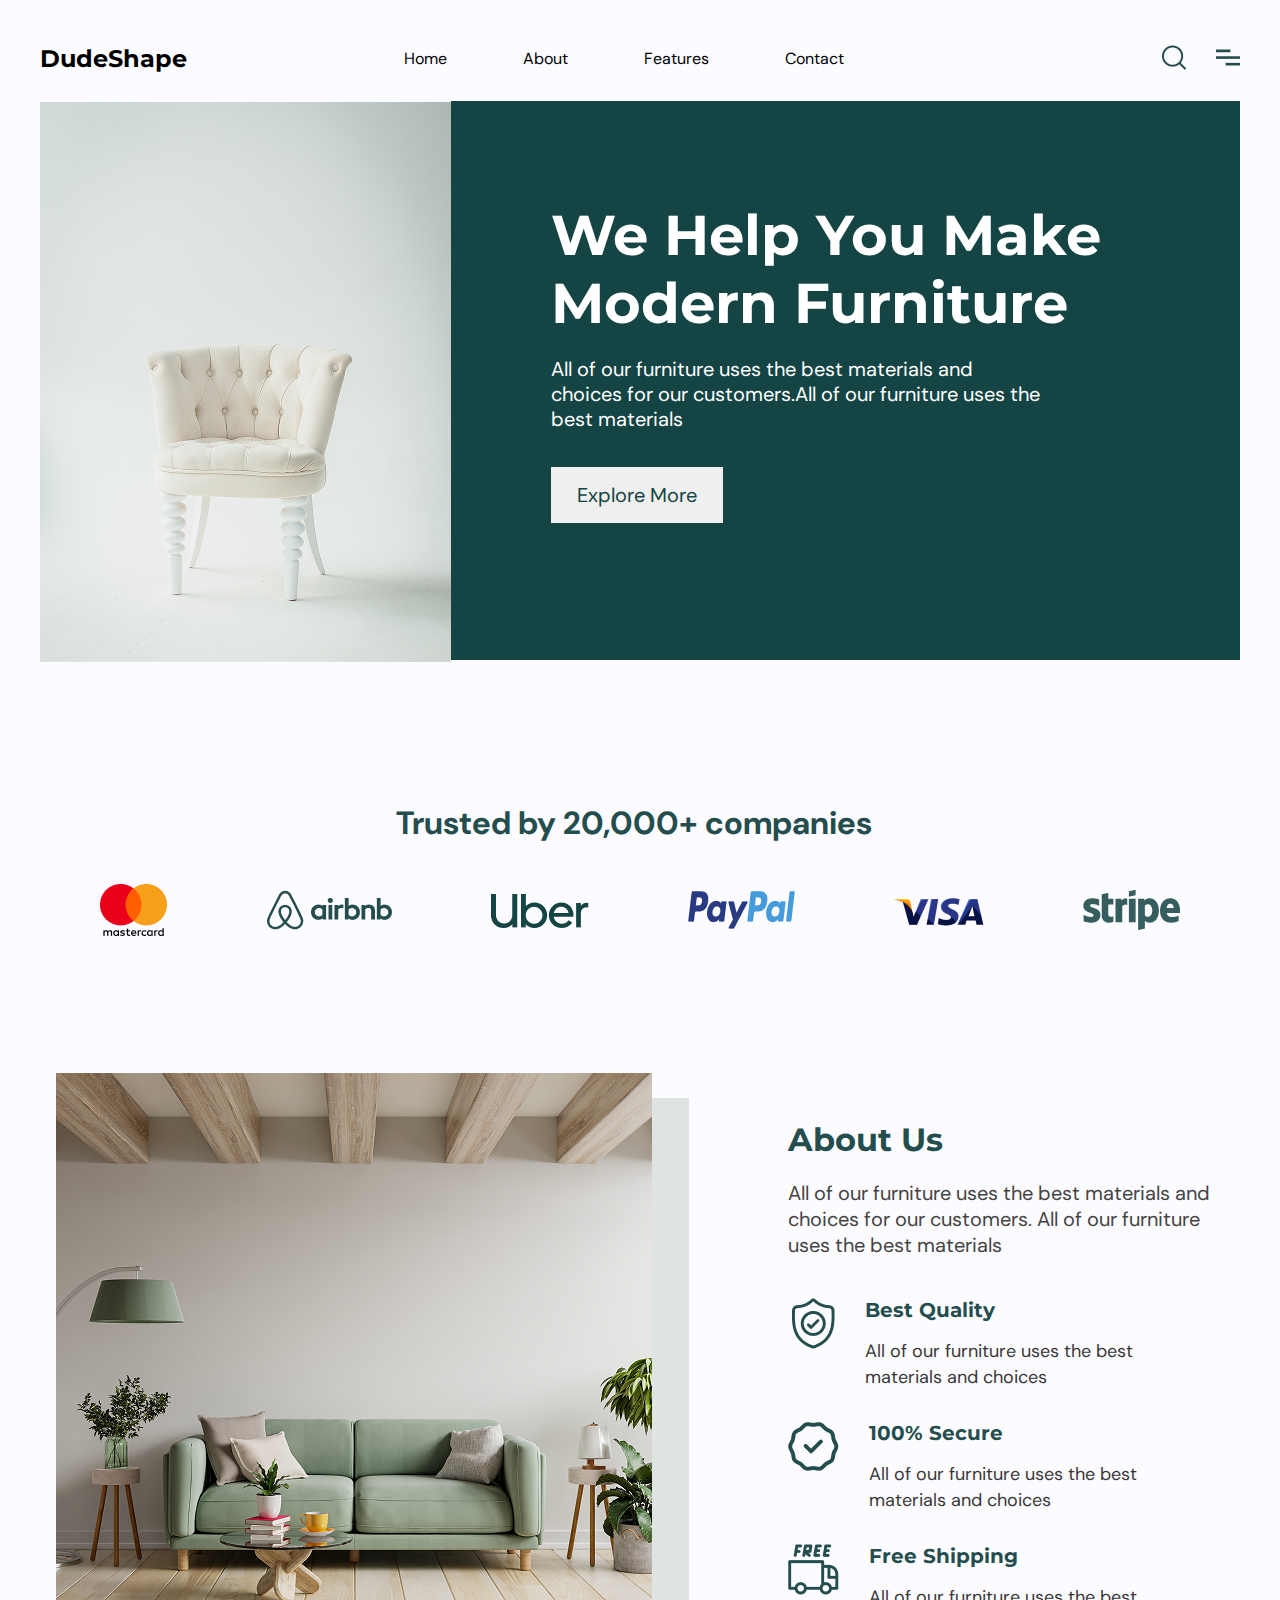
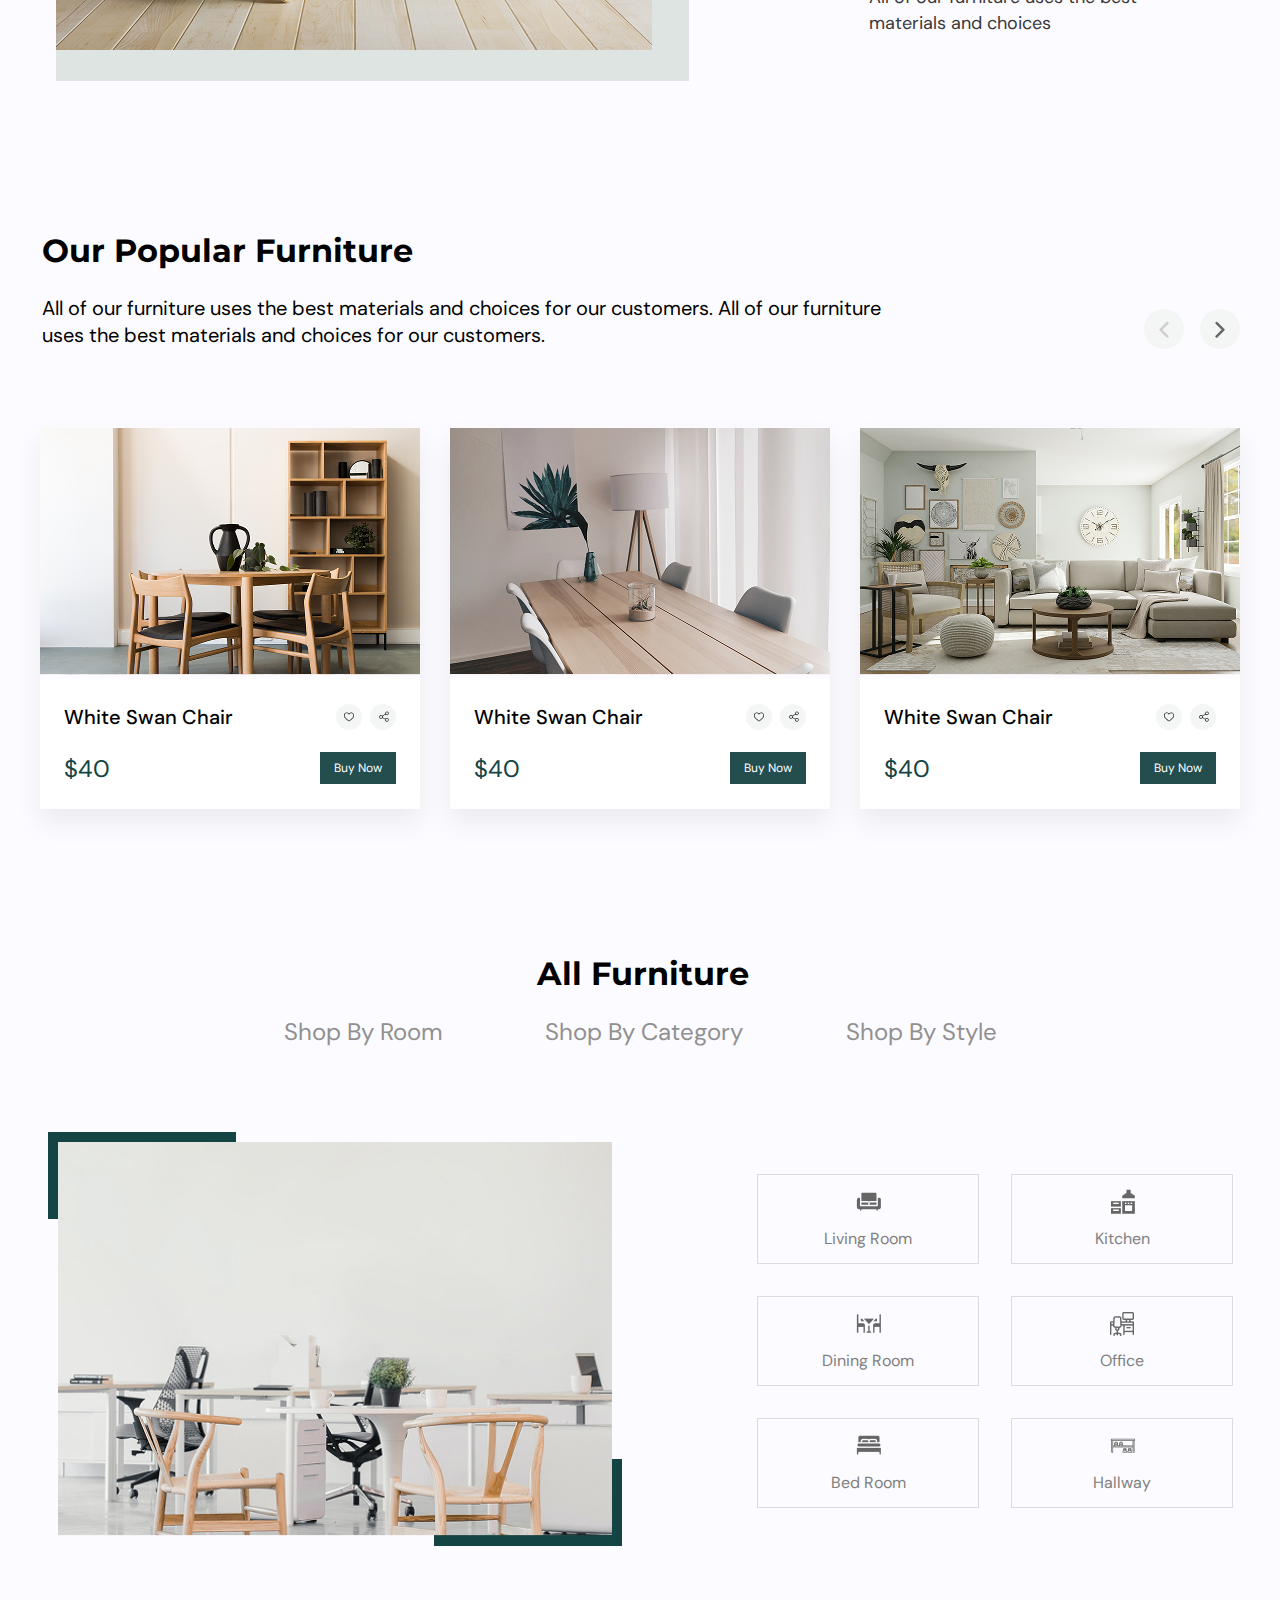
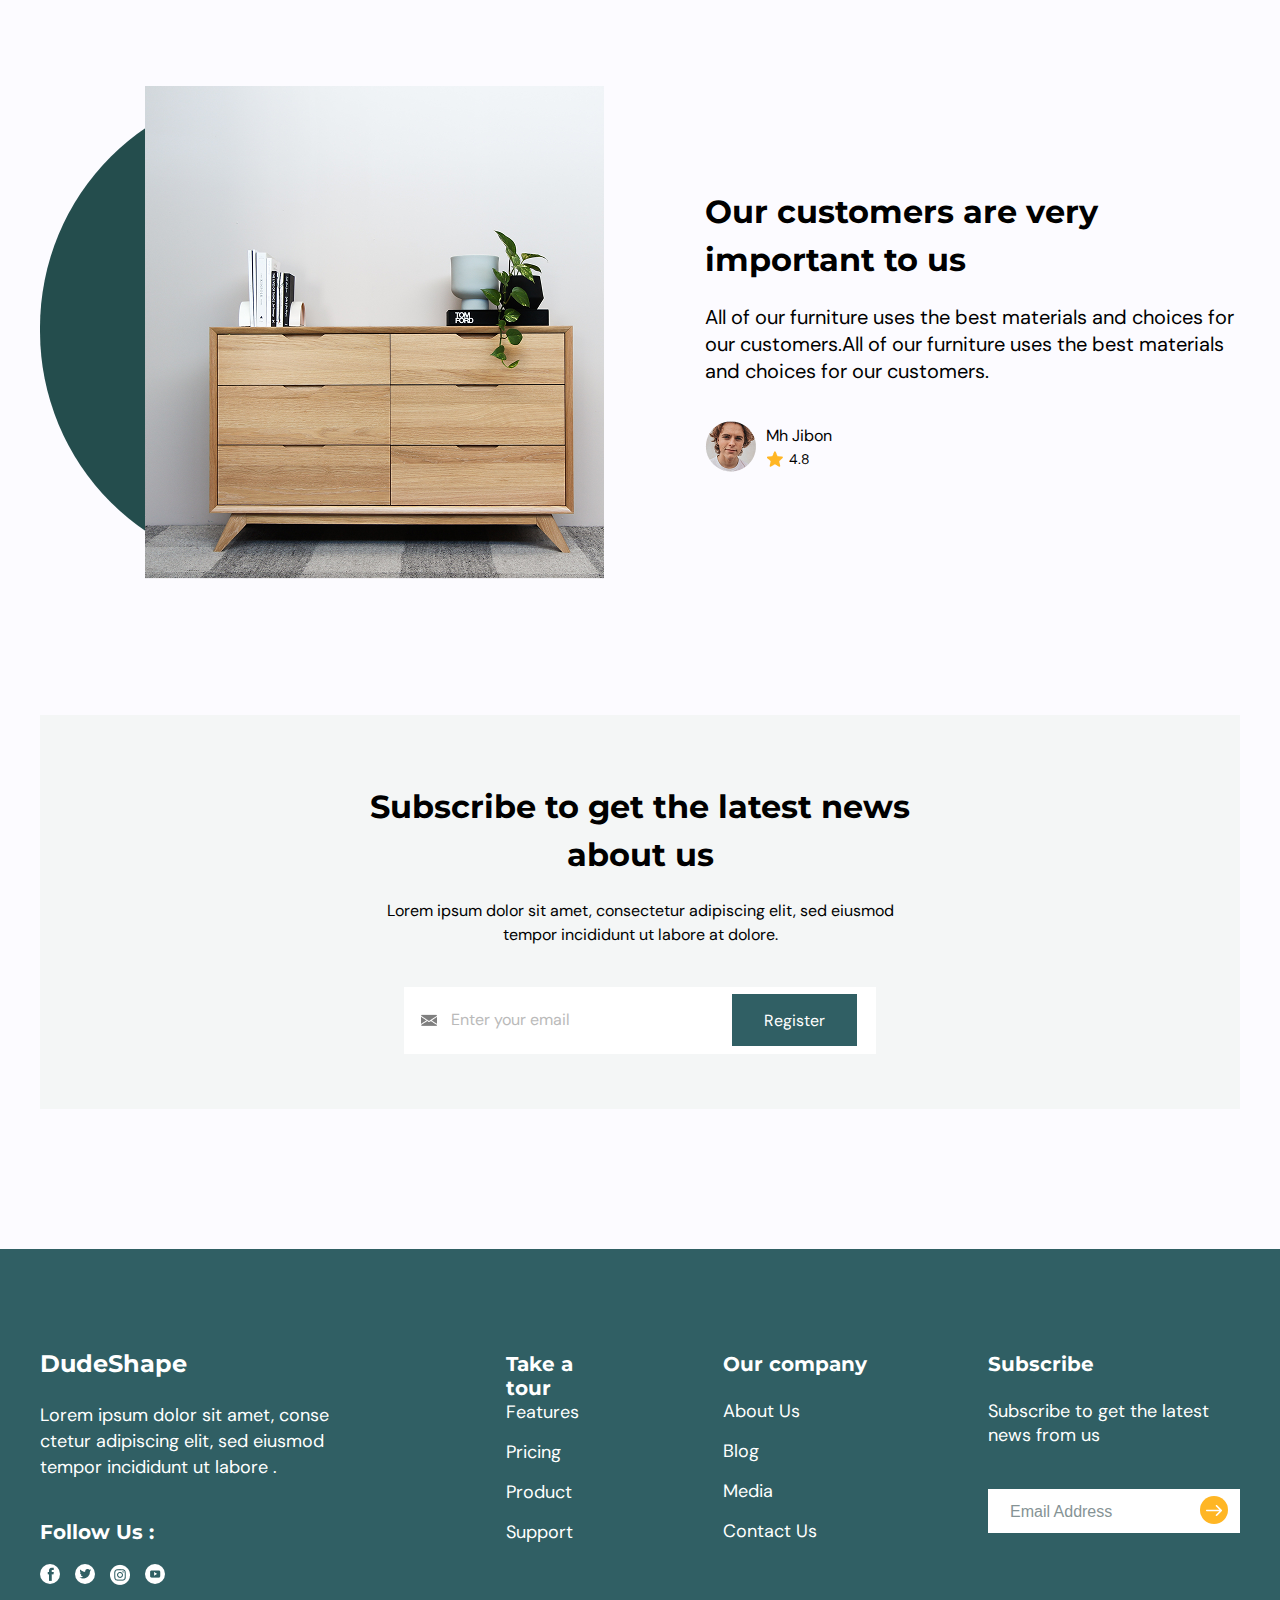
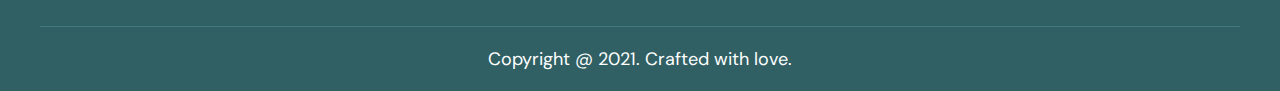
<file: index.html>
<!DOCTYPE html>
<html lang="en">
<head>
    <meta charset="UTF-8">
    <meta name="viewport" content="width=device-width, initial-scale=1.0">
    <link rel="preconnect" href="https://fonts.googleapis.com">
    <link rel="preconnect" href="https://fonts.gstatic.com" crossorigin>
    <link href="https://fonts.googleapis.com/css2?family=Montserrat:ital,wght@0,100..900;1,100..900&family=Open+Sans:ital,wght@0,300..800;1,300..800&family=Roboto:ital,wght@0,100..900;1,100..900&family=Rubik:ital,wght@0,300..900;1,300..900&display=swap" rel="stylesheet">
    <link rel="preconnect" href="https://fonts.googleapis.com">
    <link rel="preconnect" href="https://fonts.gstatic.com" crossorigin>
    <link href="https://fonts.googleapis.com/css2?family=DM+Sans:ital,opsz,wght@0,9..40,100..1000;1,9..40,100..1000&family=Montserrat:ital,wght@0,100..900;1,100..900&family=Open+Sans:ital,wght@0,300..800;1,300..800&family=Roboto:ital,wght@0,100..900;1,100..900&family=Rubik:ital,wght@0,300..900;1,300..900&display=swap" rel="stylesheet">
    <link rel="stylesheet" href="css/styles.css">
    <title>DudeShape</title>
</head>
<body>
    <header class="header">
        <div class="header__container container">
            <div class="header__head">
                <b class="logo">DudeShape</b>
            <nav class="header__nav">
                <ul class="list">
                    <li class="list__item"><a href="404.html" class="list__link">Home</a></li>
                    <li class="list__item"><a href="404.html" class="list__link">About</a></li>
                    <li class="list__item"><a href="404.html" class="list__link">Features</a></li>
                    <li class="list__item"><a href="404.html" class="list__link">Contact</a></li>
                </ul>
            </nav>
            <div class="header__buttons">
                <button class="header__btn btn">
                    <img src="img/search.png" alt="search">
                </button>
                <button class="header__btn btn">
                    <img src="img/menu.png" alt="menu">
               </button>
            </div>
            </div>
        </div>
    </header>

    <section class="main">
        <div class="main__container container">
            <div class="main__main">
                <div class="main__img">
                    <img src="./img/main.png" alt="main">
                </div>
                <div class="main__content">
                    <h1>We Help You Make Modern Furniture</h1>
                    <p class="main__p">All of our furniture uses the best materials and choices for our customers.All of our furniture uses the best materials </p>
                    <button class="main__btn">Explore More</button>
                </div>
            </div>
        </div>
    </section>

    <section class="companies">
        <div class="companies__container container">
            <div class="companies__content">
                <h2 class="companies__h">Trusted by 20,000+ companies</h2>
                <div class="companies__pay">
                    <img class="companies__element" src="./img/mastercard.png" alt="mastercard">
                    <img class="companies__element" src="./img/airbnb.png" alt="airbnb">
                    <img class="companies__element" src="./img/uber.png" alt="uber">
                    <img class="companies__element" src="./img/paypal.png" alt="paypal">
                    <img class="companies__element" src="./img/visa.png" alt="visa">
                    <img class="companies__element" src="./img/stripe.png" alt="stripe">
                </div>
            </div>
        </div>
    </section>

    <section class="about">
        <div class="about__container container">
            <div class="about__content">
                <div class="about__img">
                    <img src="./img/about.png" alt="about">
                    <div class="about__bg"></div>
                </div>
                <div class="about__text">
                    <h2 class="about__h2">About Us</h2>
                    <p class="about__p1">All of our furniture uses the best materials and choices for our customers. All of our furniture uses the best materials </p>
                    <div class="about__item">
                        <img src="./img/quality.png" alt="quality">
                        <div class="about__text-content">
                            <h3>Best Quality</h3>
                            <p class="about__p2">All of our furniture uses the best materials and choices</p>
                        </div>
                    </div>
                    <div class="about__item">
                        <img src="./img/secure.png" alt="secure">
                        <div class="about__text-content">
                            <h3>100% Secure</h3>
                            <p class="about__p2">All of our furniture uses the best materials and choices</p>
                        </div>
                    </div>
                    <div class="about__item">
                        <img src="./img/free.png" alt="shipping">
                        <div class="about__text-content">
                            <h3>Free Shipping</h3>
                            <p class="about__p2">All of our furniture uses the best materials and choices</p>
                        </div>
                    </div>
                </div>
            </div>
        </div>
    </section>

    <section class="popular">
        <div class="popular__container container">
            <div class="popular__content">
                <h2 class="popular__h2">Our Popular Furniture</h2>
                <div class="popular__text">
                    <p class="popular__p">All of our furniture uses the best materials and choices for our customers. All of our furniture uses the best materials and choices for our customers.</p>
                    <div class="popular__buttons">
                        <button class="popular__btn btn btn_round">
                            <img src="./img/arrow_dis.png" alt="btn">
                        </button>
                        <button class="popular__btn btn btn_round">
                            <img src="./img/arrow_act.png" alt="btn">
                        </button>
                    </div>
                </div>
                <div class="popular__items">
                    <div class="card">
                        <img class="card__img" src="./img/chair1.png" alt="chair">
                        <div class="card__text">
                            <div class="card__text1">
                            <h3 class="card__h3">White Swan Chair</h3>
                            <div class="card__buttons">
                                <button class="card__btn btn btn_round">
                                    <img src="./img/like_b.png" alt="like">
                                </button>
                                <button class="card__btn btn btn_round">
                                    <img src="./img/share.png" alt="share">
                                </button>
                            </div>
                            </div>
                            <div class="card__text2">
                                <p class="card__p">$40</p>
                                <button class="card__button btn btn_dark">Buy Now</button>
                            </div>
                        </div>
                    </div>
                    <div class="card">
                        <img class="card__img" src="./img/chair2.png" alt="chair">
                        <div class="card__text">
                            <div class="card__text1">
                            <h3 class="card__h3">White Swan Chair</h3>
                            <div class="card__buttons">
                                <button class="card__btn btn btn_round">
                                    <img src="./img/like_b.png" alt="like">
                                </button>
                                <button class="card__btn btn btn_round">
                                    <img src="./img/share.png" alt="share">
                                </button>
                            </div>
                            </div>
                            <div class="card__text2">
                                <p class="card__p">$40</p>
                                <button class="card__button btn btn_dark">Buy Now</button>
                            </div>
                        </div>
                    </div>
                    <div class="card">
                        <img class="card__img" src="./img/chair3.png" alt="chair">
                        <div class="card__text">
                            <div class="card__text1">
                            <h3 class="card__h3">White Swan Chair</h3>
                            <div class="card__buttons">
                                <button class="card__btn btn btn_round">
                                    <img src="./img/like_b.png" alt="like">
                                </button>
                                <button class="card__btn btn btn_round">
                                    <img src="./img/share.png" alt="share">
                                </button>
                            </div>
                            </div>
                            <div class="card__text2">
                                <p class="card__p">$40</p>
                                <button class="card__button btn btn_dark">Buy Now</button>
                            </div>
                        </div>
                    </div>
                </div>
            </div>
        </div>
    </section>

    <section class="furniture">
        <div class="furniture__container container">
            <div class="furniture__content">
                <h2>All Furniture</h2>
                <ul class="furniture__list">
                    <li class="furniture__item"><a href="404.html" class="furniture__link">Shop By Room</a></li>
                    <li class="furniture__item"><a href="404.html" class="furniture__link">Shop By Category</a></li>
                    <li class="furniture__item"><a href="404.html" class="furniture__link">Shop By Style</a></li>
                </ul>
                <div class="furniture__main">
                    <div class="furniture__img">
                        <img src="./img/furniture.png" alt="furniture">
                        <div class="furniture__bg1"></div>
                        <div class="furniture__bg2"></div>
                    </div>
                    <div class="furniture__buttons">
                        <button class="furniture__btn">
                            <img src="./img/living_room.png" alt="living-room">
                            <h4 class="furniture__h4">Living Room</h4>
                        </button>
                        <button class="furniture__btn">
                            <img src="./img/kitchen.png" alt="kitchen">
                            <h4 class="furniture__h4">Kitchen</h4>
                        </button>
                        <button class="furniture__btn">
                            <img src="./img/dining_room.png" alt="dining-room">
                            <h4 class="furniture__h4">Dining Room</h4>
                        </button>
                        <button class="furniture__btn">
                            <img src="./img/office.png" alt="office">
                            <h4 class="furniture__h4">Office</h4>
                        </button>
                        <button class="furniture__btn">
                            <img src="./img/bedroom.png" alt="bedroom">
                            <h4 class="furniture__h4">Bed Room</h4>
                        </button>
                        <button class="furniture__btn">
                            <img src="./img/hallway.png" alt="hallway">
                            <h4 class="furniture__h4">Hallway</h4>
                        </button>
                    </div>
                </div>
            </div>
        </div>
    </section>

    <section class="customer">
        <div class="customer__container container">
            <div class="customer__content">
                <div class="customer__img">
                    <img src="./img/table.png" alt="table">
                    <div class="customer__bg"></div>
                </div>
                <div class="customer__main">
                    <div class="customer__text">
                        <h2 class="customer__h2">Our customers are very important to us</h2>
                        <p class="customer__p1">All of our furniture uses the best materials and choices for our customers.All of our furniture uses the best materials and choices for our customers.</p>
                    </div> 
                    <div class="customer__user">
                        <img src="./img/avatar.png" alt="avatar">
                        <div class="customer__info">
                            <p class="customer__p2">Mh Jibon</p>
                            <div class="customer__rating">
                                <img src="./img/star.png" alt="star">
                                <p class="customer__p3">4.8</p>
                            </div>
                        </div>
                    </div>
                </div>
            </div>
        </div>
    </section>

    <section class="form">
        <div class="form__container container">
            <div class="form__content">
                <h2 class="form__h2">Subscribe to get the latest news about us</h2>
                <p class="form__p">Lorem ipsum dolor sit amet, consectetur adipiscing elit, sed eiusmod tempor incididunt ut labore at dolore.</p>
                <form class="form__register">
                    <img src="./img/email.png" alt="email" class="form__img">
                    <input class="form__input" type="text" placeholder="Enter your email">
                    <button class="form__btn btn">Register</button>
                </form>
            </div>
        </div>
    </section>

    <footer class="footer">
        <div class="footer__container container">
            <div class="footer__content">
                <div class="footer__main">
                    <div class="footer__dudeshape">
                        <b class="logo">DudeShape</b>
                        <p class="footer__p1">Lorem ipsum dolor sit amet, conse ctetur adipiscing elit, sed eiusmod tempor incididunt ut labore .</p>
                        <h3>Follow Us :</h3>
                        <div class="footer__follow">
                            <button class="footer__btn btn btn_round"><img src="./img/facebook.png" alt="facebook"></button>
                            <button class="footer__btn btn btn_round"><img src="./img/twitter.png" alt="twitter"></button>
                            <button class="footer__btn btn btn_round"><img src="./img/insta.png" alt="instagram"></button>
                            <button class="footer__btn btn btn_round"><img src="./img/youtube.png" alt="youtube"></button>
                        </div>
                    </div>
                    <div class="footer__tour">
                        <h3 class="footer__h3">Take a tour</h3>
                        <ul class="footer__list">
                            <li class="footer__item"><a href="404.html" class="footer__link">Features</a></li>
                            <li class="footer__item"><a href="404.html" class="footer__link">Pricing</a></li>
                            <li class="footer__item"><a href="404.html" class="footer__link">Product</a></li>
                            <li class="footer__item"><a href="404.html" class="footer__link">Support</a></li>
                        </ul>
                        </div>
                    <div class="footer__company">
                        <h3 class="footer__h3">Our company</h3>
                        <ul class="footer__list">
                            <li class="footer__item"><a href="404.html" class="footer__link">About Us</a></li>
                            <li class="footer__item"><a href="404.html" class="footer__link">Blog</a></li>
                            <li class="footer__item"><a href="404.html" class="footer__link">Media</a></li>
                            <li class="footer__item"><a href="404.html" class="footer__link">Contact Us</a></li>
                        </ul>
                    </div>
                    <div class="footer__subscribe">
                        <h3 class="footer__h3">Subscribe</h3>
                        <p class="footer__p2">Subscribe to get the latest news from us</p>
                        <form class="footer__box">
                            <input class="footer__input" type="text" placeholder="Email Address">
                            <button class="footer__arrow btn btn_round"><img src="./img/arrow_big.png" alt="arrow"></button>
                        </form>
                    </div>
                </div>
                <div class="footer__end">
                    <p>Copyright @ 2021. Crafted with love.</p>
                </div>
            </div>
        </div>
    </footer>
</body>
</html>
</file>
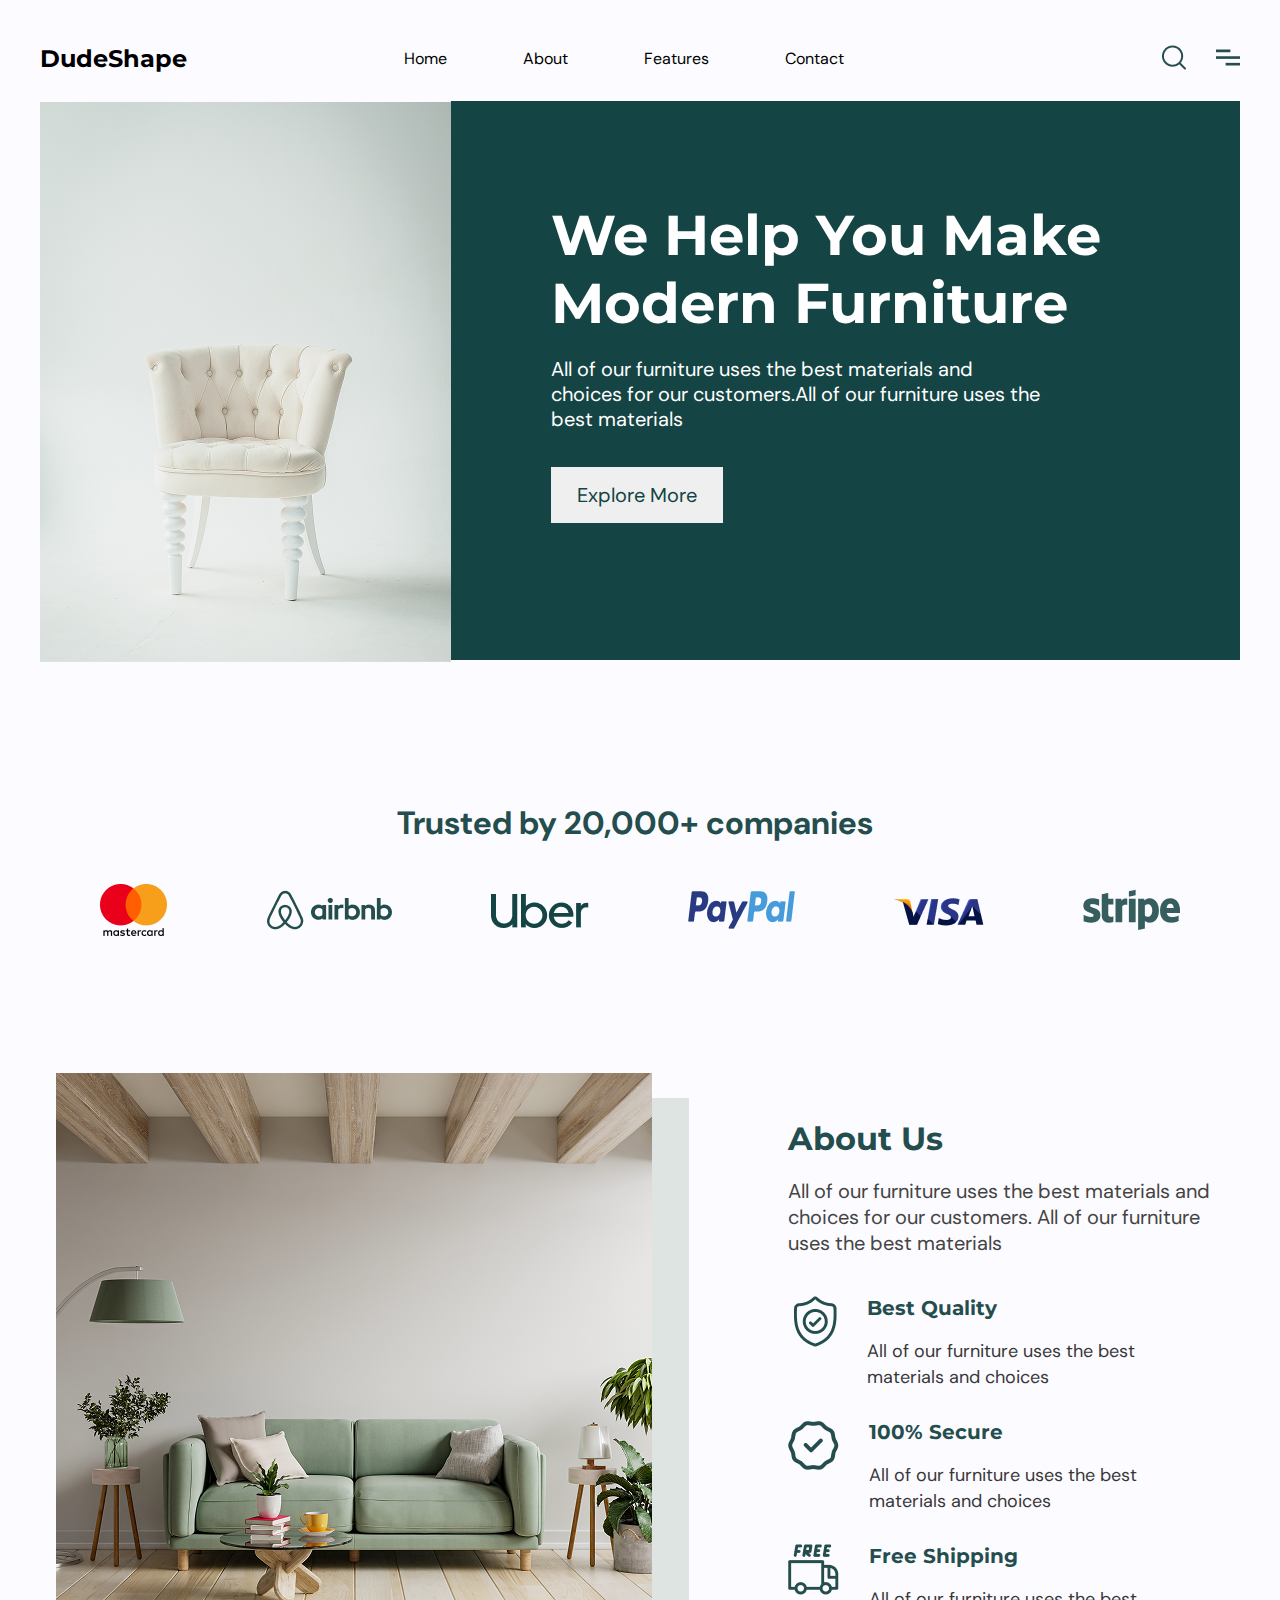
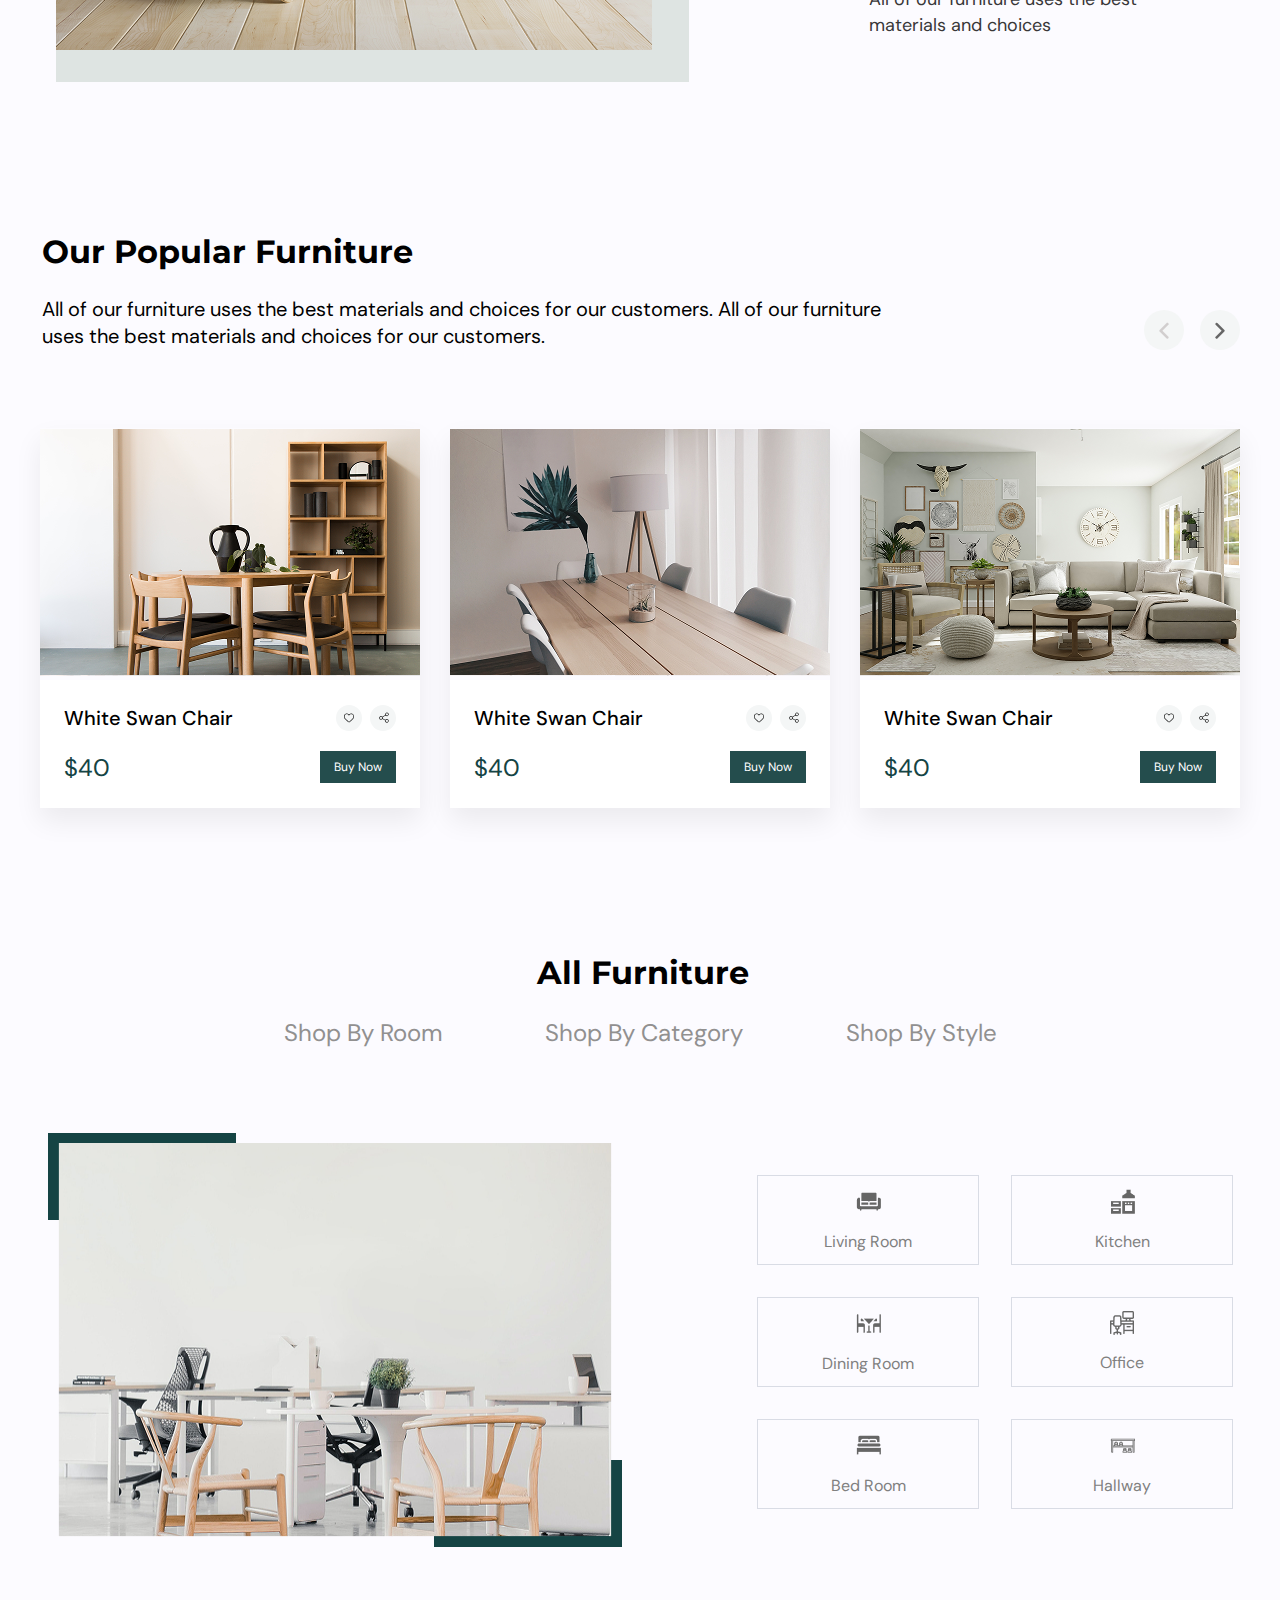
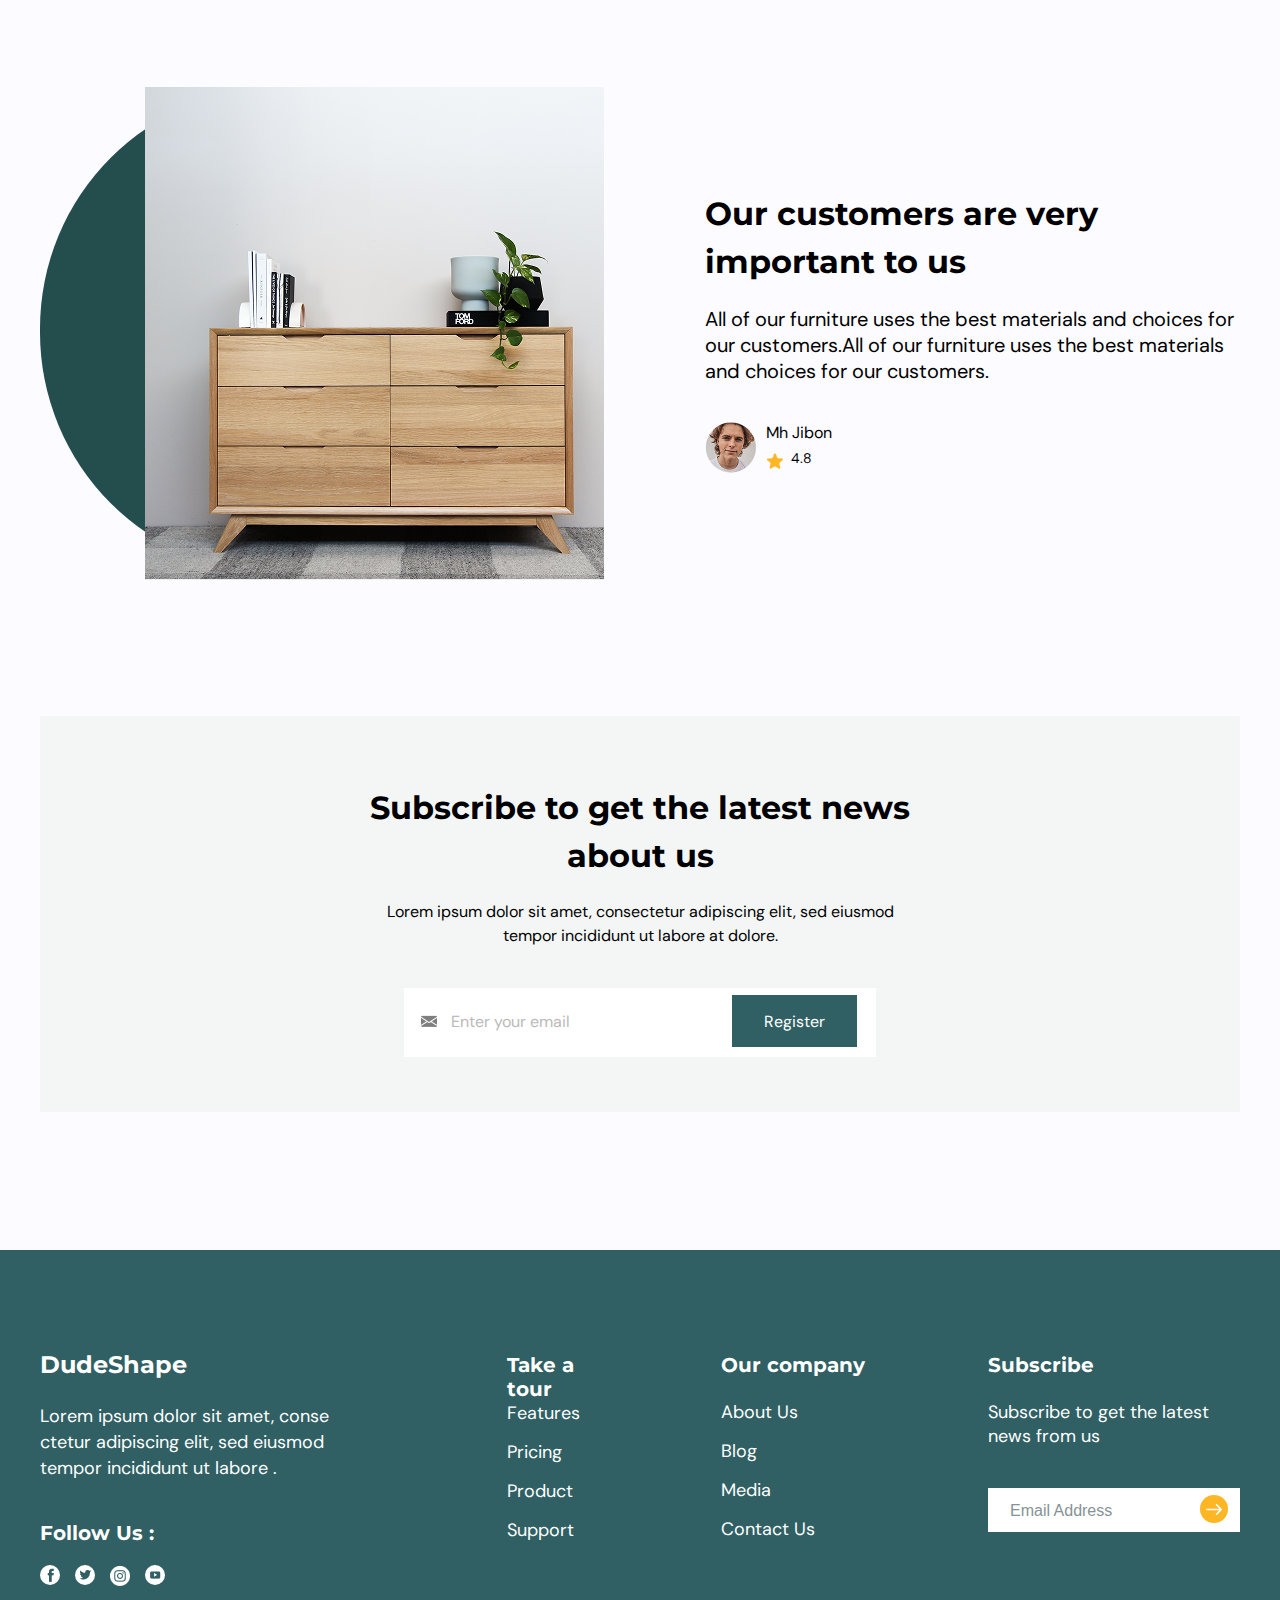
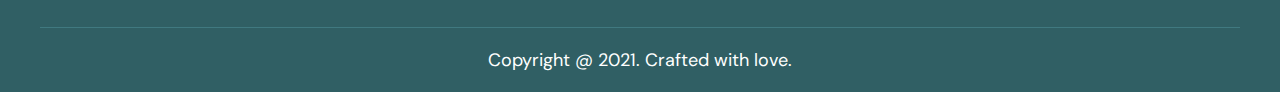
<file: кп/index.html>
<!DOCTYPE html>
<html lang="en">
<head>
    <meta charset="UTF-8">
    <meta name="viewport" content="width=device-width, initial-scale=1.0">
    <link rel="preconnect" href="https://fonts.googleapis.com">
    <link rel="preconnect" href="https://fonts.gstatic.com" crossorigin>
    <link href="https://fonts.googleapis.com/css2?family=Montserrat:ital,wght@0,100..900;1,100..900&family=Open+Sans:ital,wght@0,300..800;1,300..800&family=Roboto:ital,wght@0,100..900;1,100..900&family=Rubik:ital,wght@0,300..900;1,300..900&display=swap" rel="stylesheet">
    <link rel="preconnect" href="https://fonts.googleapis.com">
    <link rel="preconnect" href="https://fonts.gstatic.com" crossorigin>
    <link href="https://fonts.googleapis.com/css2?family=DM+Sans:ital,opsz,wght@0,9..40,100..1000;1,9..40,100..1000&family=Montserrat:ital,wght@0,100..900;1,100..900&family=Open+Sans:ital,wght@0,300..800;1,300..800&family=Roboto:ital,wght@0,100..900;1,100..900&family=Rubik:ital,wght@0,300..900;1,300..900&display=swap" rel="stylesheet">
    <link rel="stylesheet" href="sass/styles.css">
    <title>DudeShape</title>
</head>
<body>
    <header class="header">
        <div class="header__container">
            <div class="header__head">
                <b class="logo">DudeShape</b>
            <nav class="header__nav">
                <ul class="list">
                    <li class="list__item"><a class="list__link">Home</a></li>
                    <li class="list__item"><a class="list__link">About</a></li>
                    <li class="list__item"><a class="list__link">Features</a></li>
                    <li class="list__item"><a class="list__link">Contact</a></li>
                </ul>
            </nav>
            <div class="header__buttons">
                <button class="header__btn">
                    <img src="img/search.png" alt="search">
                </button>
                <button class="header__btn">
                    <img src="img/menu.png" alt="menu">
               </button>
            </div>
            </div>
        </div>
    </header>

    <section class="main">
        <div class="main__container">
            <div class="main__main">
                <div class="main__img">
                    <img src="./img/main.png" alt="main">
                </div>
                <div class="main__content">
                    <h1>We Help You Make Modern Furniture</h3>
                    <p class="main__p">All of our furniture uses the best materials and choices for our customers.All of our furniture uses the best materials </p>
                    <button class="main__btn">Explore More</button>
                </div>
            </div>
        </div>
    </section>

    <section class="companies">
        <div class="companies__container">
            <div class="companies__content">
                <h2 class="companies__h">Trusted by 20,000+ companies</h2>
                <div class="companies__pay">
                    <img class="companies__element" src="./img/mastercard.png" alt="mastercard"></img>
                    <img class="companies__element" src="./img/airbnb.png" alt="airbnb"></img>
                    <img class="companies__element" src="./img/uber.png" alt="uber"></img>
                    <img class="companies__element" src="./img/paypal.png" alt="paypal"></img>
                    <img class="companies__element" src="./img/visa.png" alt="visa"></img>
                    <img class="companies__element" src="./img/stripe.png" alt="stripe"></img>
                </div>
            </div>
        </div>
    </section>

    <section class="about">
        <div class="about__container">
            <div class="about__content">
                <div class="about__img">
                    <img src="./img/about.png" alt="about">
                    <div class="about__bg"></div>
                </div>
                <div class="about__text">
                    <h2>About Us</h2>
                    <p class="about__p1">All of our furniture uses the best materials and choices for our customers. All of our furniture uses the best materials </p>
                    <div class="about__item">
                        <img src="./img/quality.png" alt="quality">
                        <div class="about__text-content">
                            <h3>Best Quality</h3>
                            <p class="about__p2">All of our furniture uses the best materials and choices</p>
                        </div>
                    </div>
                    <div class="about__item">
                        <img src="./img/secure.png" alt="secure">
                        <div class="about__text-content">
                            <h3>100% Secure</h3>
                            <p class="about__p2">All of our furniture uses the best materials and choices</p>
                        </div>
                    </div>
                    <div class="about__item">
                        <img src="./img/free.png" alt="shipping">
                        <div class="about__text-content">
                            <h3>Free Shipping</h3>
                            <p class="about__p2">All of our furniture uses the best materials and choices</p>
                        </div>
                    </div>
                </div>
            </div>
        </div>
    </section>

    <section class="popular">
        <div class="popular__container">
            <div class="popular__content">
                <h2 class="popular__h2">Our Popular Furniture</h2>
                <div class="popular__text">
                    <p class="popular__p">All of our furniture uses the best materials and choices for our customers. All of our furniture uses the best materials and choices for our customers.</p>
                    <div class="popular__buttons">
                        <button class="popular__btn btn btn_round">
                            <img src="./img/arrow_dis.png" alt="btn">
                        </button>
                        <button class="popular__btn btn btn_round">
                            <img src="./img/arrow_act.png" alt="btn">
                        </button>
                    </div>
                </div>
                <div class="popular__items">
                    <div class="card">
                        <img src="./img/chair1.png" alt="chair">
                        <div class="card__text">
                            <div class="card__text1">
                            <h3 class="card__h3">White Swan Chair</h3>
                            <div class="card__buttons">
                                <button class="card__btn btn btn_round">
                                    <img src="./img/like_b.png" alt="like">
                                </button>
                                <button class="card__btn btn btn_round">
                                    <img src="./img/share.png" alt="share">
                                </button>
                            </div>
                            </div>
                            <div class="card__text2">
                                <p class="card__p">$40</p>
                                <button class="card__button btn btn_dark">Buy Now</button>
                            </div>
                        </div>
                    </div>
                    <div class="card">
                        <img src="./img/chair2.png" alt="chair">
                        <div class="card__text">
                            <div class="card__text1">
                            <h3 class="card__h3">White Swan Chair</h3>
                            <div class="card__buttons">
                                <button class="card__btn btn btn_round">
                                    <img src="./img/like_b.png" alt="like">
                                </button>
                                <button class="card__btn btn btn_round">
                                    <img src="./img/share.png" alt="share">
                                </button>
                            </div>
                            </div>
                            <div class="card__text2">
                                <p class="card__p">$40</p>
                                <button class="card__button btn btn_dark">Buy Now</button>
                            </div>
                        </div>
                    </div>
                    <div class="card">
                        <img src="./img/chair3.png" alt="chair">
                        <div class="card__text">
                            <div class="card__text1">
                            <h3 class="card__h3">White Swan Chair</h3>
                            <div class="card__buttons">
                                <button class="card__btn btn btn_round">
                                    <img src="./img/like_b.png" alt="like">
                                </button>
                                <button class="card__btn btn btn_round">
                                    <img src="./img/share.png" alt="share">
                                </button>
                            </div>
                            </div>
                            <div class="card__text2">
                                <p class="card__p">$40</p>
                                <button class="card__button btn btn_dark">Buy Now</button>
                            </div>
                        </div>
                    </div>
                </div>
            </div>
        </div>
    </section>

    <section class="furniture">
        <div class="furniture__container">
            <div class="furniture__content">
                <h2>All Furniture</h2>
                <ul class="furniture__list">
                    <li class="furniture__item"><a class="furniture__link">Shop By Room</a></li>
                    <li class="furniture__item"><a class="furniture__link">Shop By Category</a></li>
                    <li class="furniture__item"><a class="furniture__link">Shop By Style</a></li>
                </ul>
                <div class="furniture__main">
                    <div class="furniture__img">
                        <img src="./img/furniture.png" alt="furniture">
                        <div class="furniture__bg1"></div>
                        <div class="furniture__bg2"></div>
                    </div>
                    <div class="furniture__buttons">
                        <button class="furniture__btn">
                            <img src="./img/living_room.png" alt="living-room">
                            <h4 class="furniture__h4">Living Room</h4>
                        </button>
                        <button class="furniture__btn">
                            <img src="./img/kitchen.png" alt="kitchen">
                            <h4 class="furniture__h4">Kitchen</h4>
                        </button>
                        <button class="furniture__btn">
                            <img src="./img/dining_room.png" alt="dining-room">
                            <h4 class="furniture__h4">Dining Room</h4>
                        </button>
                        <button class="furniture__btn">
                            <img src="./img/office.png" alt="office">
                            <h4 class="furniture__h4">Office</h4>
                        </button>
                        <button class="furniture__btn">
                            <img src="./img/bedroom.png" alt="bedroom">
                            <h4 class="furniture__h4">Bed Room</h4>
                        </button>
                        <button class="furniture__btn">
                            <img src="./img/hallway.png" alt="hallway">
                            <h4 class="furniture__h4">Hallway</h4>
                        </button>
                    </div>
                </div>
            </div>
        </div>
    </section>

    <section class="customer">
        <div class="customer__container">
            <div class="customer__content">
                <div class="customer__img">
                    <img src="./img/table.png" alt="table">
                    <div class="customer__bg"></div>
                </div>
                <div class="customer__main">
                    <div class="customer__text">
                        <h2 class="customer__h2">Our customers are very important to us</h2>
                        <p class="customer__p">All of our furniture uses the best materials and choices for our customers.All of our furniture uses the best materials and choices for our customers.</p>
                    </div> 
                    <div class="customer__user">
                        <img src="./img/avatar.png" alt="avatar">
                        <div class="customer__info">
                            <p>Mh Jibon</p>
                            <div class="customer__rating">
                                <img src="./img/star.png" alt="star">
                                <p>4.8</p>
                            </div>
                        </div>
                    </div>
                </div>
            </div>
        </div>
    </section>

    <section class="form">
        <div class="form__container">
            <div class="form__content">
                <h2 class="form__h2">Subscribe to get the latest news about us</h2>
                <p class="form__p">Lorem ipsum dolor sit amet, consectetur adipiscing elit, sed eiusmod tempor incididunt ut labore at dolore.</p>
                <div class="form__register">
                    <img src="./img/email.png" alt="email" class="form__img">
                    <input class="form__input" type="text" placeholder="Enter your email">
                    <button class="form__btn btn">Register</button>
                </div>
            </div>
        </div>
    </section>

    <footer class="footer">
        <div class="footer__container">
            <div class="footer__content">
                <div class="footer__main">
                    <div class="footer__dudeshape">
                        <b class="logo">DudeShape</b>
                        <p class="footer__p1">Lorem ipsum dolor sit amet, conse ctetur adipiscing elit, sed eiusmod tempor incididunt ut labore .</p>
                        <h3>Follow Us :</h3>
                        <div class="footer__follow">
                            <button class="footer__btn btn btn_round"><img src="./img/facebook.png" alt="facebook"></button>
                            <button class="footer__btn btn btn_round"><img src="./img/twitter.png" alt="twitter"></button>
                            <button class="footer__btn btn btn_round"><img src="./img/insta.png" alt="instagram"></button>
                            <button class="footer__btn btn btn_round"><img src="./img/youtube.png" alt="youtube"></button>
                        </div>
                    </div>
                    <div class="footer__tour">
                        <h3 class="footer__h3">Take a tour</h3>
                        <ul class="footer__list">
                            <li class="list__item">Features</li>
                            <li class="list__item">Pricing</li>
                            <li class="list__item">Product</li>
                            <li class="list__item">Support</li>
                        </ul>
                        </div>
                    <div class="footer__company">
                        <h3 class="footer__h3">Our company</h3>
                        <ul class="footer__list">
                            <li class="list__item">About Us</li>
                            <li class="list__item">Blog</li>
                            <li class="list__item">Media</li>
                            <li class="list__item">Contact Us</li>
                        </ul>
                    </div>
                    <div class="footer__subscribe">
                        <h3 class="footer__h3">Subscribe</h3>
                        <p class="footer__p2">Subscribe to get the latest news from us</p>
                        <div class="footer__box">
                            <input class="footer__input" type="text" placeholder="Email Address">
                            <button class="footer__arrow btn btn_round"><img src="./img/arrow_big.png" alt="arrow"></button>
                        </div>
                    </div>
                </div>
                <div class="footer__end">
                    <p>Copyright @ 2021. Crafted with love.</p>
                </div>
            </div>
        </div>
    </footer>
</body>
</html>
</file>
<file: css/styles.css>
.header {
  padding: 44px 0 28px 0;
}

.header__container {
  max-width: 1200px;
  margin: 0 auto;
}

.header__head {
  display: -webkit-box;
  display: -ms-flexbox;
  display: flex;
  -webkit-box-pack: justify;
      -ms-flex-pack: justify;
          justify-content: space-between;
  -webkit-box-align: center;
      -ms-flex-align: center;
          align-items: center;
}

.header__buttons {
  display: -webkit-box;
  display: -ms-flexbox;
  display: flex;
  -webkit-box-pack: justify;
      -ms-flex-pack: justify;
          justify-content: space-between;
  gap: 30px;
}

.header__btn {
  background-color: rgba(255, 255, 255, 0);
  padding: 0;
}

.header__btn:hover {
  background-color: white;
}

.header__nav {
  width: 100%;
}

.footer {
  background-color: #305F64;
  color: white;
}

.footer p {
  font-size: 18px;
  font-family: DM Sans;
}

.footer__container {
  max-width: 1200px;
  margin: 0 auto;
}

.footer__main {
  padding: 100px 0 42px 0;
  display: -webkit-box;
  display: -ms-flexbox;
  display: flex;
  -webkit-box-pack: justify;
      -ms-flex-pack: justify;
          justify-content: space-between;
}

.footer__tour {
  margin-left: 154px;
  margin-right: 103px;
  width: 9.5%;
}

.footer__tour :first-child {
  width: 80%;
}

.footer__tour :nth-child(2) {
  margin-top: 0;
}

.footer__company {
  margin-right: 108px;
  width: 35%;
}

.footer__follow {
  display: -webkit-box;
  display: -ms-flexbox;
  display: flex;
  gap: 15px;
  margin-top: 20px;
}

.footer__follow :nth-child(3) {
  background-color: #305F64;
}

.footer__p1 {
  margin-bottom: 40px;
  margin-top: 24px;
  line-height: 26px;
}

.footer__p2 {
  margin-top: 23px;
}

.footer__h3 {
  margin-top: 3px;
}

.footer__dudeshape {
  display: -webkit-box;
  display: -ms-flexbox;
  display: flex;
  -webkit-box-orient: vertical;
  -webkit-box-direction: normal;
      -ms-flex-direction: column;
          flex-direction: column;
  width: 26%;
}

.footer__list {
  display: -webkit-box;
  display: -ms-flexbox;
  display: flex;
  -webkit-box-orient: vertical;
  -webkit-box-direction: normal;
      -ms-flex-direction: column;
          flex-direction: column;
  gap: 16px;
  padding: 0;
  font-size: 18px;
  margin-top: 23px;
}

.footer__item {
  display: inline-block;
  list-style-type: none;
  margin-right: 72px;
  font-family: DM Sans;
}

.footer__item:last-child {
  margin-right: 0;
}

.footer__btn {
  background-color: white;
  width: 20px;
  height: 20px;
  display: -webkit-box;
  display: -ms-flexbox;
  display: flex;
  -webkit-box-pack: center;
      -ms-flex-pack: center;
          justify-content: center;
  -webkit-box-align: center;
      -ms-flex-align: center;
          align-items: center;
}

.footer__input {
  width: 218px;
  border: none;
  padding: 16px 12px 13px 22px;
  margin-top: 42px;
}

.footer__input::-webkit-input-placeholder {
  color: #859395;
  font-size: 16px;
}

.footer__input:-ms-input-placeholder {
  color: #859395;
  font-size: 16px;
}

.footer__input::-ms-input-placeholder {
  color: #859395;
  font-size: 16px;
}

.footer__input::placeholder {
  color: #859395;
  font-size: 16px;
}

.footer__box {
  position: relative;
}

.footer__arrow {
  width: 28px;
  height: 28px;
  background-color: #FFB624;
  display: -webkit-box;
  display: -ms-flexbox;
  display: flex;
  -webkit-box-pack: center;
      -ms-flex-pack: center;
          justify-content: center;
  -webkit-box-align: center;
      -ms-flex-align: center;
          align-items: center;
  position: absolute;
  right: 12px;
  bottom: 9px;
}

.footer__arrow:hover {
  background-color: #f0a000;
}

.footer__end {
  border-top: 1px solid #407980;
  text-align: center;
  padding: 20px;
}

.footer__end p {
  margin-top: 0;
}

.form__container {
  max-width: 1200px;
  margin: 0 auto;
}

.form__content {
  margin-top: 132px;
  margin-bottom: 140px;
  background-color: #F4F6F6;
  padding: 68px 300px 55px 300px;
  display: -webkit-box;
  display: -ms-flexbox;
  display: flex;
  -webkit-box-orient: vertical;
  -webkit-box-direction: normal;
      -ms-flex-direction: column;
          flex-direction: column;
  -webkit-box-align: center;
      -ms-flex-align: center;
          align-items: center;
  text-align: center;
}

.form__h2 {
  line-height: 48px;
}

.form__p {
  font-size: 16px;
  width: 85%;
  padding: 20px 0 40px 0;
  font-family: DM Sans;
  line-height: 24px;
  margin: 0;
}

.form__register {
  position: relative;
}

.form__input {
  height: 67px;
  width: 423px;
  border: none;
  padding-left: 47px;
  padding: 0 2px 0 47px;
}

.form__input::-webkit-input-placeholder {
  font-size: 16px;
  color: #BABABA;
  font-family: DM Sans;
}

.form__input:-ms-input-placeholder {
  font-size: 16px;
  color: #BABABA;
  font-family: DM Sans;
}

.form__input::-ms-input-placeholder {
  font-size: 16px;
  color: #BABABA;
  font-family: DM Sans;
}

.form__input::placeholder {
  font-size: 16px;
  color: #BABABA;
  font-family: DM Sans;
}

.form__img {
  position: absolute;
  top: 25px;
  left: 17px;
}

.form__btn {
  width: 125px;
  height: 52px;
  background-color: #305F64;
  color: white;
  font-family: DM Sans;
  font-size: 16px;
  position: absolute;
  top: 7px;
  right: 19px;
}

.form__btn:hover {
  background-color: #418086;
}

button:hover {
  cursor: pointer;
}

li:hover {
  cursor: pointer;
  text-decoration: underline;
}

p {
  font-size: 20px;
  margin-bottom: 0;
}

h1 {
  font-size: 56px;
  margin: 0;
}

h2 {
  font-size: 32px;
  margin: 0;
}

h3 {
  font-size: 20px;
  margin: 0;
}

h4 {
  font-size: 16px;
  margin: 0;
}

body {
  font-family: Montserrat;
  margin: 0;
  background-color: #FCFBFF;
}

.btn {
  border: none;
}

.btn_round {
  border-radius: 50%;
}

.btn_dark {
  background-color: #244D4D;
}

.list__item {
  display: inline-block;
  list-style-type: none;
  margin-right: 72px;
  font-family: DM Sans;
}

.list__item:last-child {
  margin-right: 0;
}

a {
  text-decoration: none;
  color: inherit;
}

.list {
  margin: 0;
  padding-left: 0;
}

.logo {
  font-size: 24px;
  padding-right: 217px;
}

.main__container {
  max-width: 1200px;
  margin: 0 auto;
}

.main__main {
  display: -webkit-box;
  display: -ms-flexbox;
  display: flex;
}

.main__content {
  padding: 100px 100px 137px 100px;
  display: -webkit-box;
  display: -ms-flexbox;
  display: flex;
  -webkit-box-orient: vertical;
  -webkit-box-direction: normal;
      -ms-flex-direction: column;
          flex-direction: column;
  color: white;
  background-color: #154444;
  height: 100%;
}

.main__p {
  margin-top: 20px;
  margin-bottom: 35px;
  width: 84%;
  line-height: 25px;
  font-family: DM Sans;
}

.main__btn {
  padding: 15px 25px;
  border: none;
  width: 172px;
  font-size: 20px;
  color: #154444;
  font-family: DM Sans;
}

.main__btn:hover {
  background-color: #cccccc;
}

.companies__container {
  max-width: 1200px;
  margin: 0 auto;
}

.companies__content {
  margin: 136px 60px;
}

.companies__pay {
  display: -webkit-box;
  display: -ms-flexbox;
  display: flex;
  -webkit-box-pack: justify;
      -ms-flex-pack: justify;
          justify-content: space-between;
  -webkit-box-align: center;
      -ms-flex-align: center;
          align-items: center;
  margin-top: 40px;
}

.companies__h {
  color: #244D4D;
  text-align: center;
  font-family: DM Sans;
  padding-right: 13px;
}

.about__container {
  max-width: 1200px;
  margin: 0 auto;
}

.about__content {
  display: -webkit-box;
  display: -ms-flexbox;
  display: flex;
  gap: 135px;
  padding-bottom: 24px;
  padding-left: 16px;
}

.about__item {
  display: -webkit-box;
  display: -ms-flexbox;
  display: flex;
  -webkit-box-align: start;
      -ms-flex-align: start;
          align-items: flex-start;
  gap: 30px;
  margin: 30px 30px 31px 0;
}

.about__item:first-of-type {
  padding-left: 3px;
}

.about__img {
  position: relative;
}

.about__bg {
  background-color: #DEE4E2;
  height: 98%;
  width: 106%;
  position: absolute;
  top: 26px;
  z-index: -1;
}

.about__text {
  color: #244D4D;
  padding-top: 48px;
}

.about__p1 {
  color: #444444;
  font-family: DM Sans;
  margin-bottom: 40px;
}

.about__p2 {
  line-height: 26px;
  font-size: 18px;
  color: #383738;
  font-family: DM Sans;
  margin-top: 16px;
}

.about__h2 {
  line-height: 40px;
}

.popular__container {
  max-width: 1200px;
  margin: 0 auto;
}

.popular__items {
  display: -webkit-box;
  display: -ms-flexbox;
  display: flex;
  -webkit-box-pack: justify;
      -ms-flex-pack: justify;
          justify-content: space-between;
}

.popular__content {
  margin: 140px 0;
}

.popular__text {
  display: -webkit-box;
  display: -ms-flexbox;
  display: flex;
  -webkit-box-pack: justify;
      -ms-flex-pack: justify;
          justify-content: space-between;
  -webkit-box-align: end;
      -ms-flex-align: end;
          align-items: flex-end;
  margin-bottom: 78px;
}

.popular__h2 {
  margin-left: 2px;
}

.popular__p {
  font-family: DM Sans;
  width: 70%;
  margin-top: 25px;
  margin-left: 2px;
  line-height: 27px;
}

.popular__buttons {
  display: -webkit-box;
  display: -ms-flexbox;
  display: flex;
  gap: 16px;
}

.popular__btn {
  background-color: #F4F6F6;
  width: 40px;
  height: 40px;
  display: -webkit-box;
  display: -ms-flexbox;
  display: flex;
  -webkit-box-pack: center;
      -ms-flex-pack: center;
          justify-content: center;
  -webkit-box-align: center;
      -ms-flex-align: center;
          align-items: center;
}

.popular__btn:hover {
  background-color: #d8dfdf;
}

.card {
  -webkit-box-shadow: 0 13px 26px rgba(0, 0, 0, 0.07);
          box-shadow: 0 13px 26px rgba(0, 0, 0, 0.07);
}

.card__buttons {
  display: -webkit-box;
  display: -ms-flexbox;
  display: flex;
  gap: 8px;
}

.card__btn {
  width: 26px;
  height: 26px;
  background-color: #F4F6F6;
}

.card__btn:hover {
  background-color: #EF5423;
}

.card__button {
  color: white;
  padding: 8px 14px;
  font-size: 12px;
  font-family: DM Sans;
}

.card__button:hover {
  background-color: #347070;
}

.card__h3 {
  font-family: DM Sans;
  font-weight: 500;
}

.card__text {
  background-color: white;
  padding: 25px 24px;
}

.card__p {
  margin: 0;
  font-size: 24px;
  color: #154444;
  font-family: DM Sans;
}

.card__text1 {
  display: -webkit-box;
  display: -ms-flexbox;
  display: flex;
  -webkit-box-pack: justify;
      -ms-flex-pack: justify;
          justify-content: space-between;
  margin-bottom: 22px;
}

.card__text2 {
  display: -webkit-box;
  display: -ms-flexbox;
  display: flex;
  -webkit-box-pack: justify;
      -ms-flex-pack: justify;
          justify-content: space-between;
  -webkit-box-align: end;
      -ms-flex-align: end;
          align-items: flex-end;
}

.furniture {
  margin-top: 145px;
  margin-bottom: 140px;
}

.furniture h2 {
  text-align: center;
  padding-left: 5px;
}

.furniture__main {
  margin-left: 18px;
  margin-right: 7px;
}

.furniture__container {
  max-width: 1200px;
  margin: 0 auto;
}

.furniture__content {
  -webkit-box-orient: vertical;
  -webkit-box-direction: normal;
      -ms-flex-direction: column;
          flex-direction: column;
  -webkit-box-align: center;
      -ms-flex-align: center;
          align-items: center;
  padding-bottom: 10px;
}

.furniture__list {
  margin-top: 23px;
  display: -webkit-box;
  display: -ms-flexbox;
  display: flex;
  -webkit-box-pack: center;
      -ms-flex-pack: center;
          justify-content: center;
  padding: 0;
  gap: 103px;
  font-family: DM Sans;
}

.furniture__item {
  display: inline-block;
  list-style-type: none;
  font-size: 24px;
  color: #919090;
}

.furniture__item:hover {
  color: #154444;
  -webkit-text-decoration-color: #154444;
          text-decoration-color: #154444;
}

.furniture__btn {
  background-color: rgba(255, 255, 255, 0);
  border: 1.5px solid #D9DCE5;
  -webkit-box-orient: vertical;
  -webkit-box-direction: normal;
      -ms-flex-direction: column;
          flex-direction: column;
  display: -webkit-box;
  display: -ms-flexbox;
  display: flex;
  -webkit-box-pack: center;
      -ms-flex-pack: center;
          justify-content: center;
  -webkit-box-align: center;
      -ms-flex-align: center;
          align-items: center;
}

.furniture__btn:hover {
  background-color: #154444;
}

.furniture__h4 {
  font-weight: normal;
  color: #808080;
  font-family: DM Sans;
  margin-top: 14px;
}

.furniture__h4:hover {
  color: white;
}

.furniture__main {
  display: -webkit-box;
  display: -ms-flexbox;
  display: flex;
  -webkit-box-pack: justify;
      -ms-flex-pack: justify;
          justify-content: space-between;
  margin-top: 95px;
}

.furniture__buttons {
  display: -ms-grid;
  display: grid;
  -ms-grid-columns: (222px)[2];
      grid-template-columns: repeat(2, 222px);
  -ms-grid-rows: (auto)[3];
      grid-template-rows: repeat(3, auto);
  gap: 32px;
  margin-top: 32px;
  margin-bottom: 28px;
  margin-left: 5px;
}

.furniture__img {
  position: relative;
}

.furniture__img img {
  height: 100%;
  width: 100%;
  -o-object-fit: cover;
     object-fit: cover;
}

.furniture__bg1 {
  position: absolute;
  background-color: #154444;
  width: 34%;
  height: 22%;
  top: -10px;
  left: -10px;
  z-index: -1;
}

.furniture__bg2 {
  position: absolute;
  background-color: #154444;
  width: 34%;
  height: 22%;
  bottom: -10px;
  right: -10px;
  z-index: -1;
}

.customer__container {
  max-width: 1200px;
  margin: 0 auto;
}

.customer__content {
  display: -webkit-box;
  display: -ms-flexbox;
  display: flex;
  -webkit-box-pack: justify;
      -ms-flex-pack: justify;
          justify-content: space-between;
  padding-left: 105px;
}

.customer__img {
  position: relative;
}

.customer__h2 {
  line-height: 48px;
}

.customer__p {
  font-family: DM Sans;
}

.customer__bg {
  position: absolute;
  width: 105%;
  height: 98%;
  border-radius: 500px;
  background-color: #244D4D;
  z-index: -1;
  left: -105px;
  top: 0;
}

.customer__text {
  padding-bottom: 36px;
}

.customer__main {
  padding: 102px 0 105px 100px;
}

.customer__user {
  display: -webkit-box;
  display: -ms-flexbox;
  display: flex;
  -webkit-box-align: center;
      -ms-flex-align: center;
          align-items: center;
}

.customer__p1 {
  font-family: DM Sans;
  line-height: 27px;
}

.customer__info {
  font-family: DM Sans;
  padding-left: 10px;
}

.customer__p2 {
  margin: 0;
  font-size: 16px;
  padding-bottom: 4px;
}

.customer__rating {
  display: -webkit-box;
  display: -ms-flexbox;
  display: flex;
  -webkit-box-align: center;
      -ms-flex-align: center;
          align-items: center;
}

.customer__p3 {
  padding-left: 6px;
  margin: 0;
  font-size: 14px;
}

@media screen and (max-width: 1230px) {
  .container {
    max-width: 970px;
  }
  .logo {
    padding-right: 150px;
  }
  .main__content {
    padding: 70px;
    height: auto;
  }
  .main__img img {
    height: 100%;
  }
  .about__content {
    gap: 90px;
  }
  .about__item {
    margin: 15px;
  }
  .about__p1 {
    margin-bottom: 15px;
  }
  .about__text {
    padding-top: 0;
  }
  .about__bg {
    height: 86%;
  }
  .popular__content {
    margin-top: 100px;
  }
  .card {
    width: 30%;
  }
  .card__img {
    width: 100%;
  }
  .furniture__buttons {
    -ms-grid-columns: (180px)[2];
        grid-template-columns: repeat(2, 180px);
    gap: 25px;
    margin-left: 50px;
  }
  .customer__main {
    padding: 60px 0 60px 60px;
  }
  .footer__tour {
    margin-left: 70px;
    margin-right: 70px;
  }
  .footer__company {
    margin-right: 50px;
  }
}

@media screen and (max-width: 992px) {
  .container {
    max-width: 740px;
  }
  .logo {
    padding-right: 50px;
  }
  .list__item {
    margin-right: 50px;
  }
  .main__img {
    display: -webkit-box;
    display: -ms-flexbox;
    display: flex;
    -webkit-box-pack: center;
        -ms-flex-pack: center;
            justify-content: center;
    -webkit-box-align: center;
        -ms-flex-align: center;
            align-items: center;
    overflow: hidden;
  }
  .main__content {
    width: 60%;
  }
  .about__content {
    -webkit-box-orient: vertical;
    -webkit-box-direction: normal;
        -ms-flex-direction: column;
            flex-direction: column;
    -webkit-box-align: center;
        -ms-flex-align: center;
            align-items: center;
    padding-left: 0;
  }
  .about__bg {
    height: 100%;
  }
  .about__h2 {
    text-align: center;
  }
  .about__p1 {
    text-align: center;
    margin-bottom: 30px;
  }
  .customer__content {
    -webkit-box-orient: vertical;
    -webkit-box-direction: reverse;
        -ms-flex-direction: column-reverse;
            flex-direction: column-reverse;
    -webkit-box-align: center;
        -ms-flex-align: center;
            align-items: center;
    padding-left: 0;
  }
  .customer__main {
    padding-left: 0;
    display: -webkit-box;
    display: -ms-flexbox;
    display: flex;
    -webkit-box-pack: center;
        -ms-flex-pack: center;
            justify-content: center;
    -webkit-box-align: center;
        -ms-flex-align: center;
            align-items: center;
    -webkit-box-orient: vertical;
    -webkit-box-direction: normal;
        -ms-flex-direction: column;
            flex-direction: column;
  }
  .customer__img {
    margin-left: 100px;
  }
  .customer__h2 {
    text-align: center;
  }
  .customer__p1 {
    text-align: center;
  }
  .companies__content {
    margin-left: 20px;
    margin-right: 20px;
  }
  .furniture {
    margin-top: 100px;
    margin-bottom: 100px;
  }
  .furniture__main {
    margin-top: 50px;
  }
  .furniture__buttons {
    -ms-grid-columns: (120px)[2];
        grid-template-columns: repeat(2, 120px);
  }
  .furniture__btn {
    padding: 10px;
  }
  .card__text {
    padding: 20px;
  }
  .form__content {
    padding-left: 100px;
    padding-right: 100px;
  }
  .footer__input {
    width: auto;
  }
  .footer__tour {
    margin-left: 0;
    margin-right: 0;
    width: 20%;
    margin-left: 30px;
  }
}

@media screen and (max-width: 768px) {
  .container {
    max-width: 560px;
  }
  .header__nav {
    display: none;
  }
  h1 {
    font-size: 40px;
  }
  .main__content {
    padding: 50px;
  }
  .about__bg {
    width: 70%;
  }
  .about__img {
    padding-right: 30px;
    padding-left: 80px;
  }
  .about__img img {
    width: 80%;
  }
  .companies__pay {
    -ms-flex-wrap: wrap;
        flex-wrap: wrap;
    gap: 20px;
    -webkit-box-pack: center;
        -ms-flex-pack: center;
            justify-content: center;
  }
  .companies__content {
    margin-top: 100px;
    margin-bottom: 100px;
  }
  .card__buttons {
    -webkit-box-orient: vertical;
    -webkit-box-direction: normal;
        -ms-flex-direction: column;
            flex-direction: column;
  }
  .furniture__list {
    gap: 30px;
  }
  .furniture__item {
    text-align: center;
  }
  .footer__main {
    -ms-flex-wrap: wrap;
        flex-wrap: wrap;
  }
  .footer__subscribe {
    width: 50%;
  }
  .footer__input {
    width: -webkit-fill-available;
  }
  .footer__dudeshape {
    width: 60%;
    margin-bottom: 40px;
  }
  .customer__main {
    padding-top: 0;
  }
}

@media screen and (max-width: 576px) {
  .container {
    max-width: 350px;
  }
  p {
    font-size: 16px;
  }
  h1 {
    font-size: 30px;
  }
  h2 {
    font-size: 24px;
  }
  h3 {
    font-size: 18px;
  }
  .main__content {
    padding-right: 90px;
  }
  .main__main {
    -webkit-box-orient: vertical;
    -webkit-box-direction: reverse;
        -ms-flex-direction: column-reverse;
            flex-direction: column-reverse;
  }
  .main__btn {
    font-size: 16px;
  }
  .companies__pay {
    -webkit-box-orient: vertical;
    -webkit-box-direction: normal;
        -ms-flex-direction: column;
            flex-direction: column;
  }
  .about__img {
    padding-left: 20px;
    padding-right: 20px;
  }
  .about__img img {
    width: 80%;
  }
  .about__bg {
    width: 78%;
  }
  .about__p2 {
    font-size: 16px;
  }
  .popular__content {
    margin-top: 50px;
    margin-bottom: 50px;
  }
  .popular__p {
    width: 100%;
  }
  .popular__text {
    -webkit-box-orient: vertical;
    -webkit-box-direction: normal;
        -ms-flex-direction: column;
            flex-direction: column;
    -webkit-box-align: start;
        -ms-flex-align: start;
            align-items: flex-start;
    gap: 20px;
    margin-bottom: 30px;
  }
  .popular__items {
    -webkit-box-orient: vertical;
    -webkit-box-direction: normal;
        -ms-flex-direction: column;
            flex-direction: column;
    gap: 30px;
  }
  .furniture__list {
    gap: 0;
  }
  .furniture__item {
    font-size: 18px;
  }
  .furniture__main {
    -webkit-box-orient: vertical;
    -webkit-box-direction: normal;
        -ms-flex-direction: column;
            flex-direction: column;
    -webkit-box-align: center;
        -ms-flex-align: center;
            align-items: center;
  }
  .furniture__buttons {
    margin-left: 0;
  }
  .furniture__bg2 {
    bottom: -5px;
  }
  .card {
    width: 100%;
  }
  .card__buttons {
    -webkit-box-orient: horizontal;
    -webkit-box-direction: normal;
        -ms-flex-direction: row;
            flex-direction: row;
  }
  .customer__img img {
    width: 100%;
  }
  .customer__bg {
    left: -75px;
  }
  .form__content {
    padding-left: 50px;
    padding-right: 50px;
  }
  .form__input {
    width: 240px;
  }
  .form__btn {
    width: 85px;
    right: 10px;
  }
  .footer__main {
    -webkit-box-orient: vertical;
    -webkit-box-direction: normal;
        -ms-flex-direction: column;
            flex-direction: column;
    gap: 20px;
    padding-top: 50px;
  }
  .footer__dudeshape {
    width: 100%;
  }
  .footer__tour {
    width: 100%;
    margin-left: 0;
  }
  .footer__tour :nth-child(2) {
    margin-top: 23px;
  }
  .footer__company {
    width: 100%;
  }
  .footer__subscribe {
    width: 100%;
  }
  .footer__list :nth-child(2) {
    margin-top: 0;
  }
}

@media screen and (max-width: 360px) {
  .header, section, .footer {
    padding-left: 20px;
    padding-right: 20px;
  }
  .main__content {
    width: auto;
  }
}
/*# sourceMappingURL=styles.css.map */
</file>
<file: кп/sass/styles.css>
.header {
  padding: 44px 0 28px 0;
}

.header__container {
  max-width: 1200px;
  margin: 0 auto;
}

.header__head {
  display: -webkit-box;
  display: -ms-flexbox;
  display: flex;
  -webkit-box-align: center;
      -ms-flex-align: center;
          align-items: center;
}

.header__head b {
  padding-right: 217px;
}

.header__buttons {
  display: -webkit-box;
  display: -ms-flexbox;
  display: flex;
  -webkit-box-pack: justify;
      -ms-flex-pack: justify;
          justify-content: space-between;
  gap: 30px;
}

.header__btn {
  border: none;
  background-color: rgba(255, 255, 255, 0);
  padding: 0;
}

.form__container {
  max-width: 1200px;
  margin: 0 auto;
}

.form__content {
  margin-top: 132px;
  margin-bottom: 138px;
  background-color: #F4F6F6;
  padding: 68px 300px 55px 300px;
  display: -webkit-box;
  display: -ms-flexbox;
  display: flex;
  -webkit-box-orient: vertical;
  -webkit-box-direction: normal;
      -ms-flex-direction: column;
          flex-direction: column;
  -webkit-box-align: center;
      -ms-flex-align: center;
          align-items: center;
  text-align: center;
}

.form__h2 {
  line-height: 48px;
}

.form__p {
  font-size: 16px;
  width: 85%;
  padding: 20px 0 40px 0;
  font-family: DM Sans;
  line-height: 24px;
  margin: 0;
}

.form__register {
  position: relative;
}

.form__input {
  height: 67px;
  width: 423px;
  border: none;
  padding-left: 47px;
}

.form__input::-webkit-input-placeholder {
  font-size: 16px;
  color: #BABABA;
  font-family: DM Sans;
}

.form__input:-ms-input-placeholder {
  font-size: 16px;
  color: #BABABA;
  font-family: DM Sans;
}

.form__input::-ms-input-placeholder {
  font-size: 16px;
  color: #BABABA;
  font-family: DM Sans;
}

.form__input::placeholder {
  font-size: 16px;
  color: #BABABA;
  font-family: DM Sans;
}

.form__img {
  position: absolute;
  top: 25px;
  left: 17px;
}

.form__btn {
  width: 125px;
  height: 52px;
  background-color: #305F64;
  color: white;
  font-family: DM Sans;
  font-size: 16px;
  position: absolute;
  top: 7px;
  right: 19px;
}

button:hover, li:hover {
  cursor: pointer;
  text-decoration: underline;
}

.header {
  padding: 44px 0 28px 0;
}

.header__container {
  max-width: 1200px;
  margin: 0 auto;
}

.header__head {
  display: -webkit-box;
  display: -ms-flexbox;
  display: flex;
  -webkit-box-pack: justify;
      -ms-flex-pack: justify;
          justify-content: space-between;
  -webkit-box-align: center;
      -ms-flex-align: center;
          align-items: center;
}

.header__buttons {
  display: -webkit-box;
  display: -ms-flexbox;
  display: flex;
  -webkit-box-pack: justify;
      -ms-flex-pack: justify;
          justify-content: space-between;
  gap: 30px;
}

.header__btn {
  border: none;
  background-color: rgba(255, 255, 255, 0);
  padding: 0;
}

.header__nav {
  width: 100%;
}

p {
  font-size: 20px;
  margin-bottom: 0;
}

h1 {
  font-size: 56px;
  margin: 0;
}

h2 {
  font-size: 32px;
  margin: 0;
}

h3 {
  font-size: 20px;
  margin: 0;
}

h4 {
  font-size: 16px;
  margin: 0;
}

body {
  font-family: Montserrat;
  margin: 0;
  background-color: #FCFBFF;
}

.btn {
  border: none;
}

.btn_round {
  border-radius: 50%;
}

.btn_dark {
  background-color: #244D4D;
}

.list__item {
  display: inline-block;
  list-style-type: none;
  margin-right: 72px;
  font-family: DM Sans;
}

.list__item:last-child {
  margin-right: 0;
}

.list {
  margin: 0;
  padding-left: 0;
}

.logo {
  font-size: 24px;
}

.main__container {
  max-width: 1200px;
  margin: 0 auto;
}

.main__main {
  display: -webkit-box;
  display: -ms-flexbox;
  display: flex;
}

.main__content {
  padding: 100px 100px 137px 100px;
  display: -webkit-box;
  display: -ms-flexbox;
  display: flex;
  -webkit-box-orient: vertical;
  -webkit-box-direction: normal;
      -ms-flex-direction: column;
          flex-direction: column;
  height: 100%;
  color: white;
  background-color: #154444;
}

.main__p {
  margin-top: 20px;
  margin-bottom: 35px;
  width: 84%;
  line-height: 25px;
  font-family: DM Sans;
}

.main__btn {
  padding: 15px 25px;
  border: none;
  width: 172px;
  font-size: 20px;
  color: #154444;
  font-family: DM Sans;
}

.companies__container {
  max-width: 1200px;
  margin: 0 auto;
}

.companies__content {
  margin: 136px 60px;
}

.companies__pay {
  display: -webkit-box;
  display: -ms-flexbox;
  display: flex;
  -webkit-box-pack: justify;
      -ms-flex-pack: justify;
          justify-content: space-between;
  -webkit-box-align: center;
      -ms-flex-align: center;
          align-items: center;
  margin-top: 40px;
}

.companies__h {
  color: #244D4D;
  text-align: center;
  font-family: DM Sans;
  padding-right: 10px;
}

.about__container {
  max-width: 1200px;
  margin: 0 auto;
}

.about__content {
  display: -webkit-box;
  display: -ms-flexbox;
  display: flex;
  gap: 135px;
  padding-bottom: 24px;
  padding-left: 16px;
}

.about__item {
  display: -webkit-box;
  display: -ms-flexbox;
  display: flex;
  -webkit-box-align: start;
      -ms-flex-align: start;
          align-items: flex-start;
  gap: 30px;
  margin: 30px 30px 30px 0;
}

.about__item:first-of-type {
  padding-left: 5px;
}

.about__img {
  position: relative;
}

.about__bg {
  background-color: #DEE4E2;
  height: 98%;
  width: 106%;
  position: absolute;
  top: 26px;
  z-index: -1;
}

.about__text {
  color: #244D4D;
  padding-top: 47px;
}

.about__p1 {
  color: #444444;
  font-family: DM Sans;
  margin-bottom: 40px;
}

.about__p2 {
  line-height: 26px;
  font-size: 18px;
  color: #383738;
  font-family: DM Sans;
}

.popular__container {
  max-width: 1200px;
  margin: 0 auto;
}

.popular__items {
  display: -webkit-box;
  display: -ms-flexbox;
  display: flex;
  -webkit-box-pack: justify;
      -ms-flex-pack: justify;
          justify-content: space-between;
}

.popular__content {
  margin: 140px 0;
}

.popular__text {
  display: -webkit-box;
  display: -ms-flexbox;
  display: flex;
  -webkit-box-pack: justify;
      -ms-flex-pack: justify;
          justify-content: space-between;
  -webkit-box-align: end;
      -ms-flex-align: end;
          align-items: flex-end;
  margin-bottom: 78px;
}

.popular__h2 {
  margin-left: 2px;
}

.popular__p {
  font-family: DM Sans;
  width: 70%;
  margin-top: 25px;
  margin-left: 2px;
  line-height: 27px;
}

.popular__buttons {
  display: -webkit-box;
  display: -ms-flexbox;
  display: flex;
  gap: 16px;
}

.popular__btn {
  background-color: #F4F6F6;
  width: 40px;
  height: 40px;
  display: -webkit-box;
  display: -ms-flexbox;
  display: flex;
  -webkit-box-pack: center;
      -ms-flex-pack: center;
          justify-content: center;
  -webkit-box-align: center;
      -ms-flex-align: center;
          align-items: center;
}

.card {
  -webkit-box-shadow: 0 13px 26px rgba(0, 0, 0, 0.07);
          box-shadow: 0 13px 26px rgba(0, 0, 0, 0.07);
}

.card__buttons {
  display: -webkit-box;
  display: -ms-flexbox;
  display: flex;
  gap: 8px;
}

.card__btn {
  width: 26px;
  height: 26px;
  background-color: #F4F6F6;
}

.card__button {
  color: white;
  padding: 8px 14px;
  font-size: 12px;
  font-family: DM Sans;
}

.card__h3 {
  font-family: DM Sans;
  font-weight: 500;
}

.card__text {
  background-color: white;
  padding: 25px 24px;
}

.card__p {
  margin: 0;
  font-size: 24px;
  color: #154444;
  font-family: DM Sans;
}

.card__text1 {
  display: -webkit-box;
  display: -ms-flexbox;
  display: flex;
  -webkit-box-pack: justify;
      -ms-flex-pack: justify;
          justify-content: space-between;
  margin-bottom: 20px;
}

.card__text2 {
  display: -webkit-box;
  display: -ms-flexbox;
  display: flex;
  -webkit-box-pack: justify;
      -ms-flex-pack: justify;
          justify-content: space-between;
  -webkit-box-align: end;
      -ms-flex-align: end;
          align-items: flex-end;
}

.furniture {
  margin-top: 145px;
  margin-bottom: 140px;
}

.furniture h2 {
  text-align: center;
  padding-left: 5px;
}

.furniture__main {
  margin-left: 18px;
  margin-right: 7px;
}

.furniture__container {
  max-width: 1200px;
  margin: 0 auto;
}

.furniture__content {
  -webkit-box-orient: vertical;
  -webkit-box-direction: normal;
      -ms-flex-direction: column;
          flex-direction: column;
  -webkit-box-align: center;
      -ms-flex-align: center;
          align-items: center;
  padding-bottom: 10px;
}

.furniture__list {
  margin-top: 25px;
  display: -webkit-box;
  display: -ms-flexbox;
  display: flex;
  -webkit-box-pack: center;
      -ms-flex-pack: center;
          justify-content: center;
  padding: 0;
  gap: 103px;
  font-family: DM Sans;
}

.furniture__item {
  display: inline-block;
  list-style-type: none;
  font-size: 24px;
  color: #919090;
}

.furniture__btn {
  background-color: rgba(255, 255, 255, 0);
  border: 1.5px solid #D9DCE5;
}

.furniture__h4 {
  font-weight: normal;
  color: #808080;
  font-family: DM Sans;
  margin-top: 14px;
}

.furniture__main {
  display: -webkit-box;
  display: -ms-flexbox;
  display: flex;
  -webkit-box-pack: justify;
      -ms-flex-pack: justify;
          justify-content: space-between;
  margin-top: 95px;
}

.furniture__buttons {
  display: -ms-grid;
  display: grid;
  -ms-grid-columns: (222px)[2];
      grid-template-columns: repeat(2, 222px);
  -ms-grid-rows: (auto)[3];
      grid-template-rows: repeat(3, auto);
  gap: 32px;
  margin-top: 32px;
  margin-bottom: 28px;
  margin-left: 5px;
}

.furniture__img {
  position: relative;
}

.furniture__img img {
  height: 100%;
  width: 100%;
}

.furniture__bg1 {
  position: absolute;
  background-color: #154444;
  width: 34%;
  height: 22%;
  top: -10px;
  left: -10px;
  z-index: -1;
}

.furniture__bg2 {
  position: absolute;
  background-color: #154444;
  width: 34%;
  height: 22%;
  bottom: -10px;
  right: -10px;
  z-index: -1;
}

.customer__container {
  max-width: 1200px;
  margin: 0 auto;
}

.customer__content {
  display: -webkit-box;
  display: -ms-flexbox;
  display: flex;
  -webkit-box-pack: justify;
      -ms-flex-pack: justify;
          justify-content: space-between;
  padding-left: 105px;
}

.customer__img {
  position: relative;
}

.customer__h2 {
  line-height: 48px;
}

.customer__p {
  font-family: DM Sans;
}

.customer__bg {
  position: absolute;
  width: 105%;
  height: 98%;
  border-radius: 500px;
  background-color: #244D4D;
  z-index: -1;
  left: -105px;
  top: 0;
}

.customer__text {
  padding-bottom: 38px;
}

.customer__main {
  padding: 103px 0 105px 100px;
}

.customer__user {
  display: -webkit-box;
  display: -ms-flexbox;
  display: flex;
  -webkit-box-align: center;
      -ms-flex-align: center;
          align-items: center;
}

.customer__info {
  font-family: DM Sans;
  padding-left: 10px;
}

.customer__info p {
  margin: 0;
  font-size: 16px;
  padding-bottom: 6px;
}

.customer__rating {
  display: -webkit-box;
  display: -ms-flexbox;
  display: flex;
  -webkit-box-align: center;
      -ms-flex-align: center;
          align-items: center;
}

.customer__rating p {
  padding-left: 8px;
  margin: 0;
  font-size: 14px;
}

.footer {
  background-color: #305F64;
  color: white;
}

.footer p {
  font-size: 18px;
  font-family: DM Sans;
}

.footer__container {
  max-width: 1200px;
  margin: 0 auto;
}

.footer__main {
  padding: 100px 0 42px 0;
  display: -webkit-box;
  display: -ms-flexbox;
  display: flex;
  -webkit-box-pack: justify;
      -ms-flex-pack: justify;
          justify-content: space-between;
}

.footer__tour {
  margin-left: 157px;
  margin-right: 100px;
  width: 9.5%;
}

.footer__tour :first-child {
  width: 80%;
}

.footer__tour :nth-child(2) {
  margin-top: 0;
}

.footer__company {
  margin-right: 108px;
  width: 35%;
}

.footer__follow {
  display: -webkit-box;
  display: -ms-flexbox;
  display: flex;
  gap: 15px;
  margin-top: 20px;
}

.footer__follow :nth-child(3) {
  background-color: #305F64;
}

.footer__p1 {
  margin-bottom: 40px;
  margin-top: 24px;
  line-height: 26px;
}

.footer__p2 {
  margin-top: 23px;
}

.footer__h3 {
  margin-top: 3px;
}

.footer__dudeshape {
  display: -webkit-box;
  display: -ms-flexbox;
  display: flex;
  -webkit-box-orient: vertical;
  -webkit-box-direction: normal;
      -ms-flex-direction: column;
          flex-direction: column;
}

.footer__list {
  display: -webkit-box;
  display: -ms-flexbox;
  display: flex;
  -webkit-box-orient: vertical;
  -webkit-box-direction: normal;
      -ms-flex-direction: column;
          flex-direction: column;
  gap: 15px;
  padding: 0;
  font-size: 18px;
  margin-top: 23px;
}

.footer__btn {
  background-color: white;
  width: 20px;
  height: 20px;
  display: -webkit-box;
  display: -ms-flexbox;
  display: flex;
  -webkit-box-pack: center;
      -ms-flex-pack: center;
          justify-content: center;
  -webkit-box-align: center;
      -ms-flex-align: center;
          align-items: center;
}

.footer__input {
  width: 218px;
  border: none;
  padding: 16px 12px 13px 22px;
  margin-top: 40px;
}

.footer__input::-webkit-input-placeholder {
  color: #859395;
  font-size: 16px;
}

.footer__input:-ms-input-placeholder {
  color: #859395;
  font-size: 16px;
}

.footer__input::-ms-input-placeholder {
  color: #859395;
  font-size: 16px;
}

.footer__input::placeholder {
  color: #859395;
  font-size: 16px;
}

.footer__box {
  position: relative;
}

.footer__arrow {
  width: 28px;
  height: 28px;
  background-color: #FFB624;
  display: -webkit-box;
  display: -ms-flexbox;
  display: flex;
  -webkit-box-pack: center;
      -ms-flex-pack: center;
          justify-content: center;
  -webkit-box-align: center;
      -ms-flex-align: center;
          align-items: center;
  position: absolute;
  right: 12px;
  bottom: 9px;
}

.footer__end {
  border-top: 1px solid #407980;
  text-align: center;
  padding: 20px;
}

.footer__end p {
  margin-top: 0;
}
/*# sourceMappingURL=styles.css.map */
</file>
